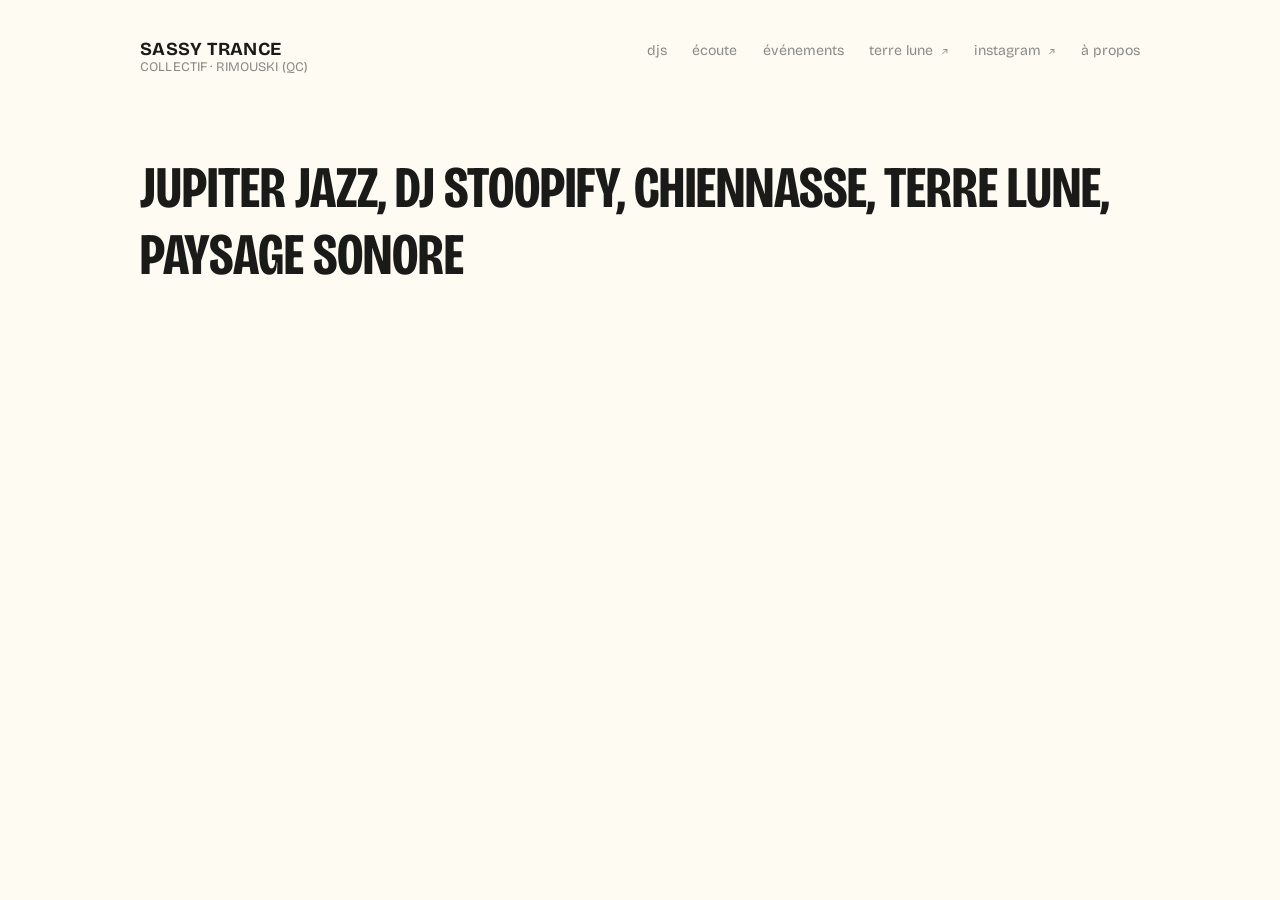
<file: v2/index.html>
<!DOCTYPE html>
<html lang="fr">
<head>
  <meta charset="utf-8" />
  <meta name="viewport" content="width=device-width, initial-scale=1" />
  <title>Sassy Trance</title>
  <link rel="stylesheet" href="style.css?v=14" />
  <meta property="og:title" content="Sassy Trance" />
  <meta property="og:description" content="Collectif de musique électronique et ambient à Rimouski." />
</head>
<body>

  <div class="contenant">

    <!-- ═══ EN-TÊTE ═══ -->
    <header class="tete">
      <a href="index.html" class="logo">
        Sassy Trance
        <span>collectif · Rimouski (QC)</span>
      </a>
      <nav class="nav">
        <a href="djs.html">djs</a>
        <a href="ecoute.html">écoute</a>
        <a href="evenements.html">événements</a>
        <a href="https://terrelune.ca" target="_blank" rel="noopener noreferrer">terre lune <svg class="fleche" viewBox="0 0 10 10" style="width:.62em;height:.62em;margin-left:.28em;display:inline-block;vertical-align:baseline;overflow:visible" aria-hidden="true" focusable="false"><path d="M2 8 L8 2 M3.6 2 H8 V6.4" fill="none" stroke="currentColor" stroke-width="1.3" stroke-linecap="round" stroke-linejoin="round"/></svg></a>
        <a href="https://www.instagram.com/paysage__sonore/" target="_blank" rel="noopener noreferrer">instagram <svg class="fleche" viewBox="0 0 10 10" style="width:.62em;height:.62em;margin-left:.28em;display:inline-block;vertical-align:baseline;overflow:visible" aria-hidden="true" focusable="false"><path d="M2 8 L8 2 M3.6 2 H8 V6.4" fill="none" stroke="currentColor" stroke-width="1.3" stroke-linecap="round" stroke-linejoin="round"/></svg></a>
        <a href="apropos.html">à propos</a>
      </nav>
    </header>

    <main>
      <div class="bloc-noms">
        <a href="djs.html#jupiter-jazz">Jupiter Jazz</a>,
        <a href="djs.html#dj-stoopify">Dj Stoopify</a>,
        <a href="djs.html#chiennasse">Chiennasse</a>,
        <a href="https://terrelune.ca" target="_blank" rel="noopener noreferrer">Terre Lune</a>,
        <a href="evenements.html">Paysage Sonore</a>
      </div>
    </main>

  </div>

</body>
</html>
</file>
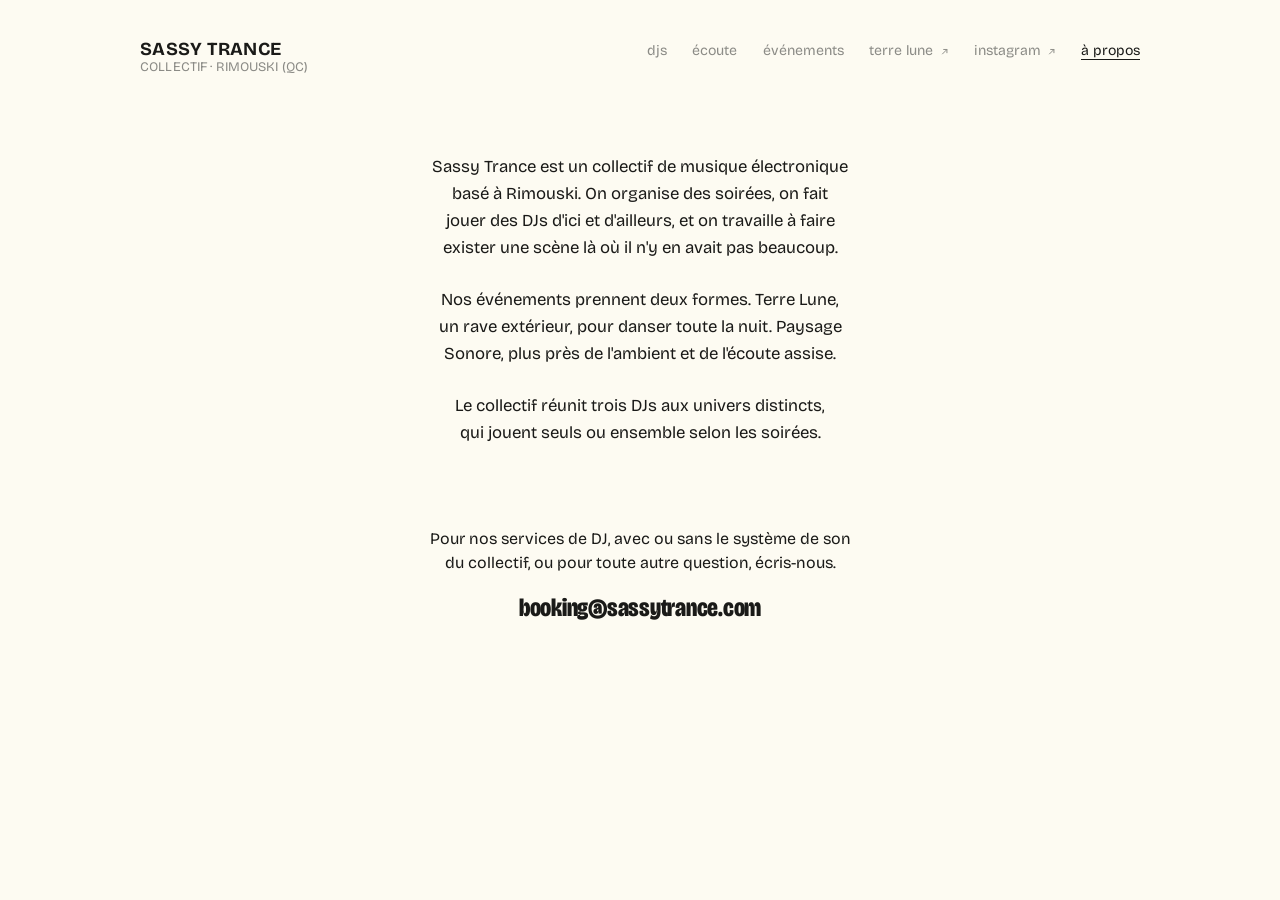
<file: v2/apropos.html>
<!DOCTYPE html>
<html lang="fr">
<head>
  <meta charset="utf-8" />
  <meta name="viewport" content="width=device-width, initial-scale=1" />
  <title>À propos ~ Sassy Trance</title>
  <link rel="stylesheet" href="style.css?v=15" />
  <meta property="og:title" content="Sassy Trance" />
  <meta property="og:description" content="Collectif de musique électronique et ambient à Rimouski." />
</head>
<body>

  <div class="contenant">

    <!-- ═══ EN-TÊTE ═══ -->
    <header class="tete">
      <a href="index.html" class="logo">
        Sassy Trance
        <span>collectif · Rimouski (QC)</span>
      </a>
      <nav class="nav">
        <a href="djs.html">djs</a>
        <a href="ecoute.html">écoute</a>
        <a href="evenements.html">événements</a>
        <a href="https://terrelune.ca" target="_blank" rel="noopener noreferrer">terre lune <svg class="fleche" viewBox="0 0 10 10" style="width:.62em;height:.62em;margin-left:.28em;display:inline-block;vertical-align:baseline;overflow:visible" aria-hidden="true" focusable="false"><path d="M2 8 L8 2 M3.6 2 H8 V6.4" fill="none" stroke="currentColor" stroke-width="1.3" stroke-linecap="round" stroke-linejoin="round"/></svg></a>
        <a href="https://www.instagram.com/paysage__sonore/" target="_blank" rel="noopener noreferrer">instagram <svg class="fleche" viewBox="0 0 10 10" style="width:.62em;height:.62em;margin-left:.28em;display:inline-block;vertical-align:baseline;overflow:visible" aria-hidden="true" focusable="false"><path d="M2 8 L8 2 M3.6 2 H8 V6.4" fill="none" stroke="currentColor" stroke-width="1.3" stroke-linecap="round" stroke-linejoin="round"/></svg></a>
        <a href="apropos.html" class="actif">à propos</a>
      </nav>
    </header>

    <main>

      <!-- ═══════════════════════════════════════════════════
           TEXTE DE DÉPART — à réécrire avec tes propres mots.
           Je ne connais pas votre histoire, ceci n'est qu'une
           structure pour te donner un point de départ.
           ═══════════════════════════════════════════════════ -->
      <div class="apropos">
        <p>
          Sassy Trance est un collectif de musique électronique basé à Rimouski.
          On organise des soirées, on fait jouer des DJs d'ici et d'ailleurs,
          et on travaille à faire exister une scène là où il n'y en avait pas beaucoup.
        </p>
        <p>
          Nos événements prennent deux formes. Terre Lune, un rave extérieur,
          pour danser toute la nuit. Paysage Sonore, plus près de l'ambient
          et de l'écoute assise.
        </p>
        <p>
          Le collectif réunit trois DJs aux univers distincts, qui jouent
          seuls ou ensemble selon les soirées.
        </p>
      </div>

      <!-- ═══ CONTACT ═══ -->
      <div class="booking">
        <p>
          Pour nos services de DJ, avec ou sans le système de son du collectif,
          ou pour toute autre question, écris-nous.
        </p>
        <a href="mailto:booking@sassytrance.com">booking@sassytrance.com</a>
      </div>

    </main>

  </div>

</body>
</html>
</file>
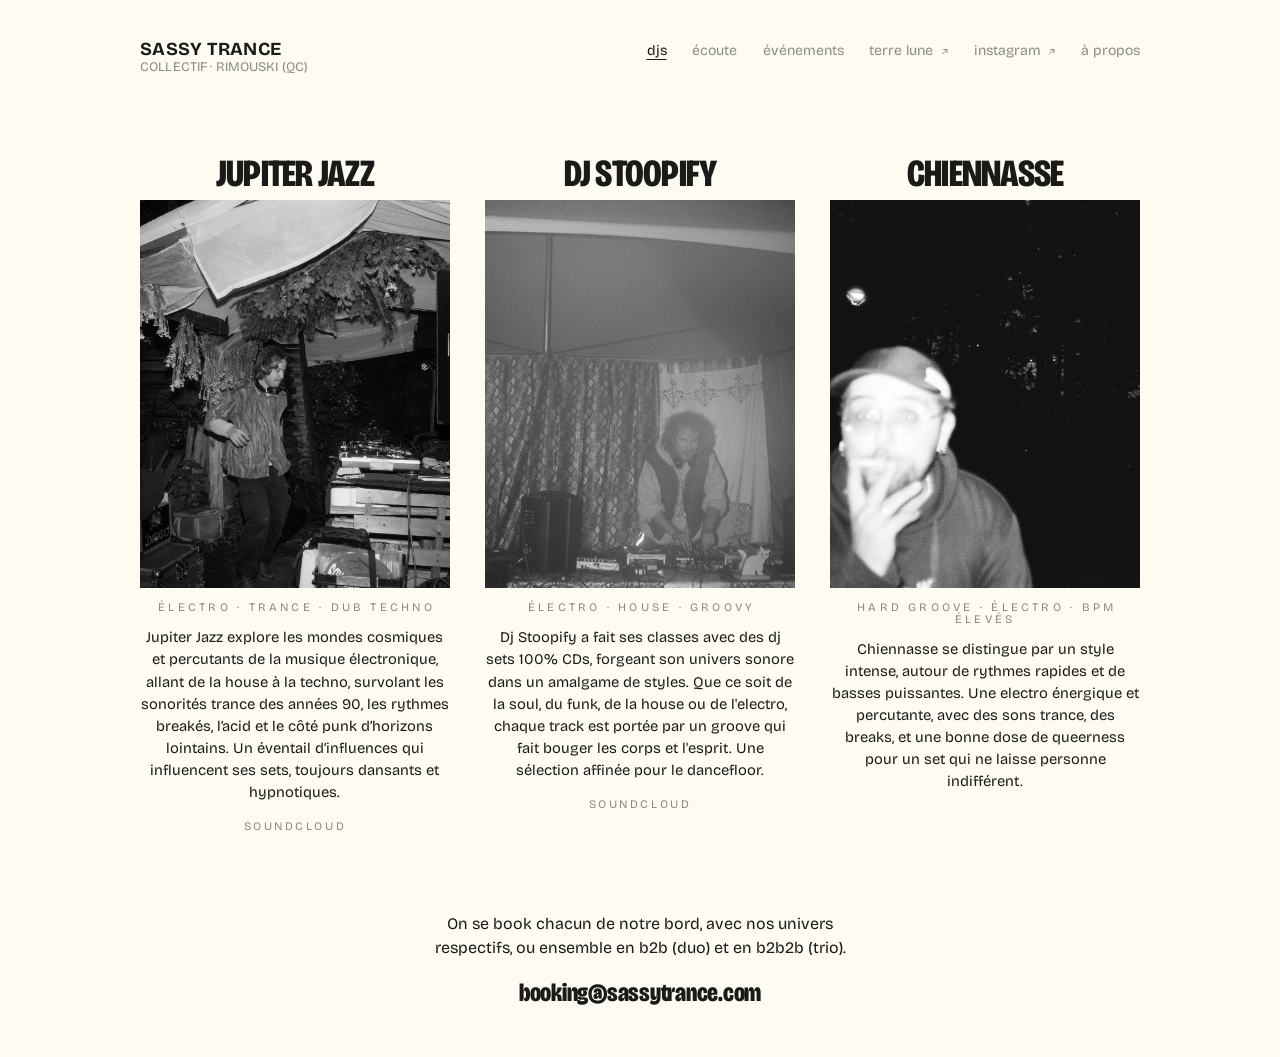
<file: v2/djs.html>
<!DOCTYPE html>
<html lang="fr">
<head>
  <meta charset="utf-8" />
  <meta name="viewport" content="width=device-width, initial-scale=1" />
  <title>DJs ~ Sassy Trance</title>
  <link rel="stylesheet" href="style.css?v=14" />
  <meta property="og:title" content="Sassy Trance" />
  <meta property="og:description" content="Collectif de musique électronique et ambient à Rimouski." />
</head>
<body>

  <div class="contenant">

    <!-- ═══ EN-TÊTE ═══ -->
    <header class="tete">
      <a href="index.html" class="logo">
        Sassy Trance
        <span>collectif · Rimouski (QC)</span>
      </a>
      <nav class="nav">
        <a href="djs.html" class="actif">djs</a>
        <a href="ecoute.html">écoute</a>
        <a href="evenements.html">événements</a>
        <a href="https://terrelune.ca" target="_blank" rel="noopener noreferrer">terre lune <svg class="fleche" viewBox="0 0 10 10" style="width:.62em;height:.62em;margin-left:.28em;display:inline-block;vertical-align:baseline;overflow:visible" aria-hidden="true" focusable="false"><path d="M2 8 L8 2 M3.6 2 H8 V6.4" fill="none" stroke="currentColor" stroke-width="1.3" stroke-linecap="round" stroke-linejoin="round"/></svg></a>
        <a href="https://www.instagram.com/paysage__sonore/" target="_blank" rel="noopener noreferrer">instagram <svg class="fleche" viewBox="0 0 10 10" style="width:.62em;height:.62em;margin-left:.28em;display:inline-block;vertical-align:baseline;overflow:visible" aria-hidden="true" focusable="false"><path d="M2 8 L8 2 M3.6 2 H8 V6.4" fill="none" stroke="currentColor" stroke-width="1.3" stroke-linecap="round" stroke-linejoin="round"/></svg></a>
        <a href="apropos.html">à propos</a>
      </nav>
    </header>

    <main>

      <!-- Les fiches sont en colonnes. Pour ajouter un DJ : copie un bloc .fiche -->
      <div class="fiches">

        <div class="fiche" id="jupiter-jazz">
          <div class="fiche-media">
            <img src="images/jupiterjazz.jpeg" alt="Jupiter Jazz" class="fiche-img" />
            <h2 class="fiche-nom">Jupiter Jazz</h2>
          </div>
          <div class="fiche-texte">
            <span class="style">électro · trance · dub techno</span>
            <p>
              Jupiter Jazz explore les mondes cosmiques et percutants de la musique électronique,
              allant de la house à la techno, survolant les sonorités trance des années 90,
              les rythmes breakés, l’acid et le côté punk d’horizons lointains.
              Un éventail d’influences qui influencent ses sets, toujours dansants et hypnotiques.
            </p>
            <div class="fiche-liens">
              <!-- <a href="#" target="_blank" rel="noopener noreferrer">Instagram</a> -->
              <a href="https://soundcloud.com/jupiterjazzzz" target="_blank" rel="noopener noreferrer">Soundcloud</a>
            </div>
          </div>
        </div>

        <div class="fiche" id="dj-stoopify">
          <div class="fiche-media">
            <img src="images/dj_stoopify.jpg" alt="Dj Stoopify" class="fiche-img" />
            <h2 class="fiche-nom">Dj Stoopify</h2>
          </div>
          <div class="fiche-texte">
            <span class="style">électro · house · groovy</span>
            <p>
              Dj Stoopify a fait ses classes avec des dj sets 100% CDs, forgeant son
              univers sonore dans un amalgame de styles. Que ce soit de la soul, du funk,
              de la house ou de l'electro, chaque track est portée par un groove qui fait
              bouger les corps et l'esprit. Une sélection affinée pour le dancefloor.
            </p>
            <div class="fiche-liens">
              <!-- <a href="#" target="_blank" rel="noopener noreferrer">Instagram</a> -->
              <a href="https://soundcloud.com/djstoopify" target="_blank" rel="noopener noreferrer">Soundcloud</a>
            </div>
          </div>
        </div>

        <div class="fiche" id="chiennasse">
          <div class="fiche-media">
            <img src="images/chiennasse.jpg" alt="Chiennasse" class="fiche-img" />
            <h2 class="fiche-nom">Chiennasse</h2>
          </div>
          <div class="fiche-texte">
            <span class="style">hard groove · électro · bpm élevés</span>
            <p>
              Chiennasse se distingue par un style intense, autour de rythmes rapides et
              de basses puissantes. Une electro énergique et percutante, avec des sons
              trance, des breaks, et une bonne dose de queerness pour un set qui ne
              laisse personne indifférent.
            </p>
            <div class="fiche-liens">
              <!-- <a href="#" target="_blank" rel="noopener noreferrer">Instagram</a> -->
              <!-- <a href="#" target="_blank" rel="noopener noreferrer">Soundcloud</a> -->
            </div>
          </div>
        </div>

      </div>

      <!-- ═══ BOOKING ═══ -->
      <div class="booking">
        <p>
          On se book chacun de notre bord, avec nos univers respectifs,
          ou ensemble en b2b (duo) et en b2b2b (trio).
        </p>
        <a href="mailto:booking@sassytrance.com">booking@sassytrance.com</a>
      </div>

    </main>

  </div>

</body>
</html>
</file>
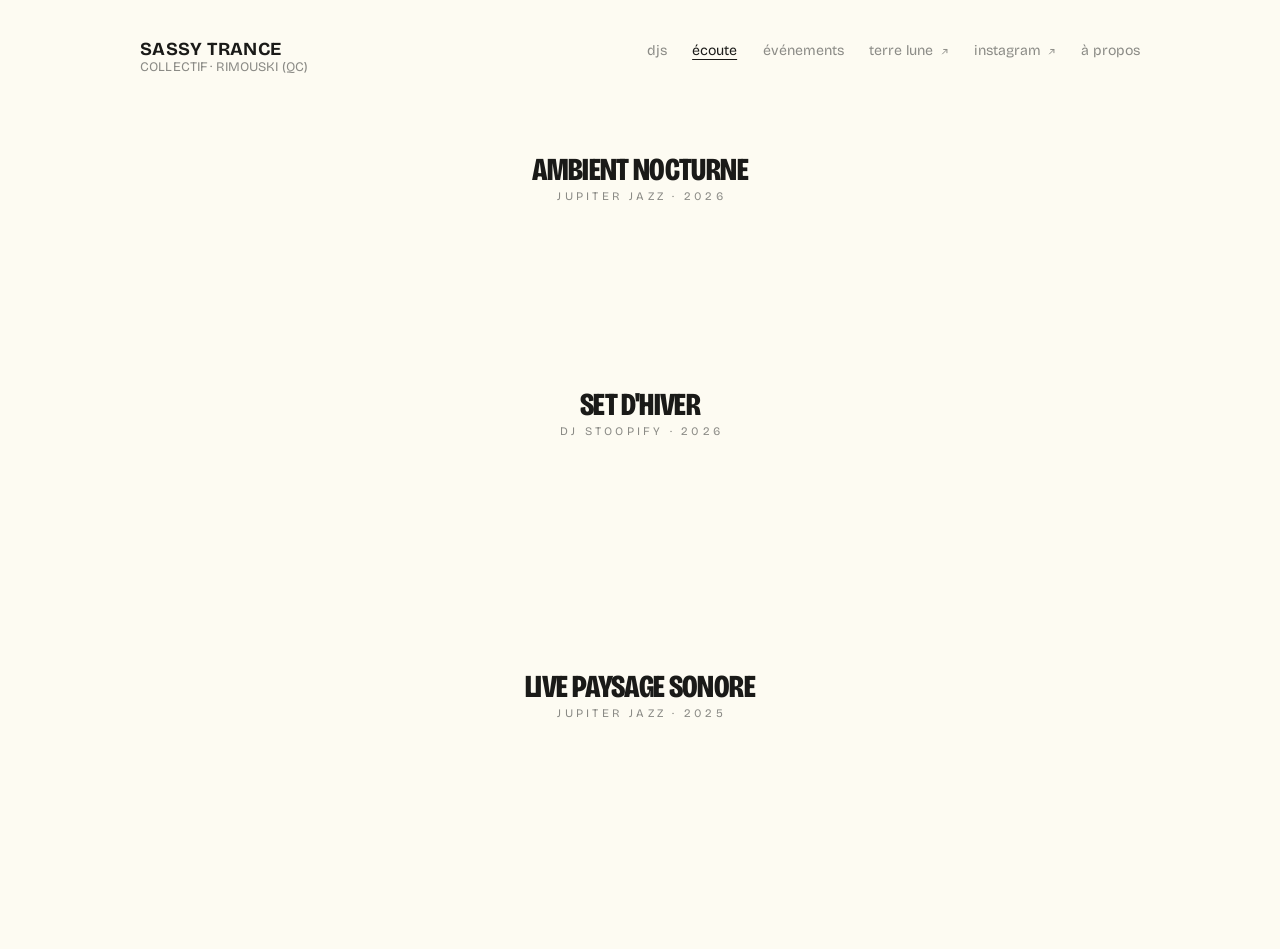
<file: v2/ecoute.html>
<!DOCTYPE html>
<html lang="fr">
<head>
  <meta charset="utf-8" />
  <meta name="viewport" content="width=device-width, initial-scale=1" />
  <title>Écoute ~ Sassy Trance</title>
  <link rel="stylesheet" href="style.css?v=14" />
  <meta property="og:title" content="Sassy Trance" />
  <meta property="og:description" content="Collectif de musique électronique et ambient à Rimouski." />
</head>
<body>

  <div class="contenant">

    <!-- ═══ EN-TÊTE ═══ -->
    <header class="tete">
      <a href="index.html" class="logo">
        Sassy Trance
        <span>collectif · Rimouski (QC)</span>
      </a>
      <nav class="nav">
        <a href="djs.html">djs</a>
        <a href="ecoute.html" class="actif">écoute</a>
        <a href="evenements.html">événements</a>
        <a href="https://terrelune.ca" target="_blank" rel="noopener noreferrer">terre lune <svg class="fleche" viewBox="0 0 10 10" style="width:.62em;height:.62em;margin-left:.28em;display:inline-block;vertical-align:baseline;overflow:visible" aria-hidden="true" focusable="false"><path d="M2 8 L8 2 M3.6 2 H8 V6.4" fill="none" stroke="currentColor" stroke-width="1.3" stroke-linecap="round" stroke-linejoin="round"/></svg></a>
        <a href="https://www.instagram.com/paysage__sonore/" target="_blank" rel="noopener noreferrer">instagram <svg class="fleche" viewBox="0 0 10 10" style="width:.62em;height:.62em;margin-left:.28em;display:inline-block;vertical-align:baseline;overflow:visible" aria-hidden="true" focusable="false"><path d="M2 8 L8 2 M3.6 2 H8 V6.4" fill="none" stroke="currentColor" stroke-width="1.3" stroke-linecap="round" stroke-linejoin="round"/></svg></a>
        <a href="apropos.html">à propos</a>
      </nav>
    </header>

    <main>

      <div class="ecoutes">

        <!-- ═══════════════════════════════════════════════════
             LECTEUR MIXCLOUD
             Pour changer de set : remplace ce qui suit "feed="
             Format : %2Fnom-du-compte%2Fnom-du-set%2F
             (les %2F sont des barres obliques encodées)
             Sur Mixcloud : bouton Share → Embed → copie le lien
             ═══════════════════════════════════════════════════ -->
        <div class="ecoute">
          <h2 class="ecoute-nom">Ambient nocturne</h2>
          <span class="ecoute-meta">Jupiter Jazz · 2026</span>
          <iframe class="lecteur" height="120" loading="lazy"
            src="https://player-widget.mixcloud.com/widget/iframe/?hide_cover=1&light=1&feed=%2Fnom-du-compte%2Fnom-du-set%2F"
            title="Ambient nocturne — Jupiter Jazz"></iframe>
        </div>

        <!-- ═══════════════════════════════════════════════════
             LECTEUR SOUNDCLOUD
             Pour changer de piste : remplace ce qui suit "url="
             Format : https%3A//soundcloud.com/compte/nom-de-la-piste
             color=%231a1a18 → c'est ton noir, ne le change pas
             Sur SoundCloud : Share → Embed → copie l'adresse
             ═══════════════════════════════════════════════════ -->
        <div class="ecoute">
          <h2 class="ecoute-nom">Set d'hiver</h2>
          <span class="ecoute-meta">Dj Stoopify · 2026</span>
          <iframe class="lecteur" height="166" loading="lazy" allow="autoplay"
            src="https://w.soundcloud.com/player/?url=https%3A//soundcloud.com/djstoopify&color=%231a1a18&show_user=true&show_comments=false&show_teaser=false"
            title="Set d'hiver — Dj Stoopify"></iframe>
        </div>

        <div class="ecoute">
          <h2 class="ecoute-nom">Live Paysage Sonore</h2>
          <span class="ecoute-meta">Jupiter Jazz · 2025</span>
          <iframe class="lecteur" height="166" loading="lazy" allow="autoplay"
            src="https://w.soundcloud.com/player/?url=https%3A//soundcloud.com/jupiterjazzzz&color=%231a1a18&show_user=true&show_comments=false&show_teaser=false"
            title="Live Paysage Sonore — Jupiter Jazz"></iframe>
        </div>

      </div>

    </main>

  </div>

</body>
</html>
</file>
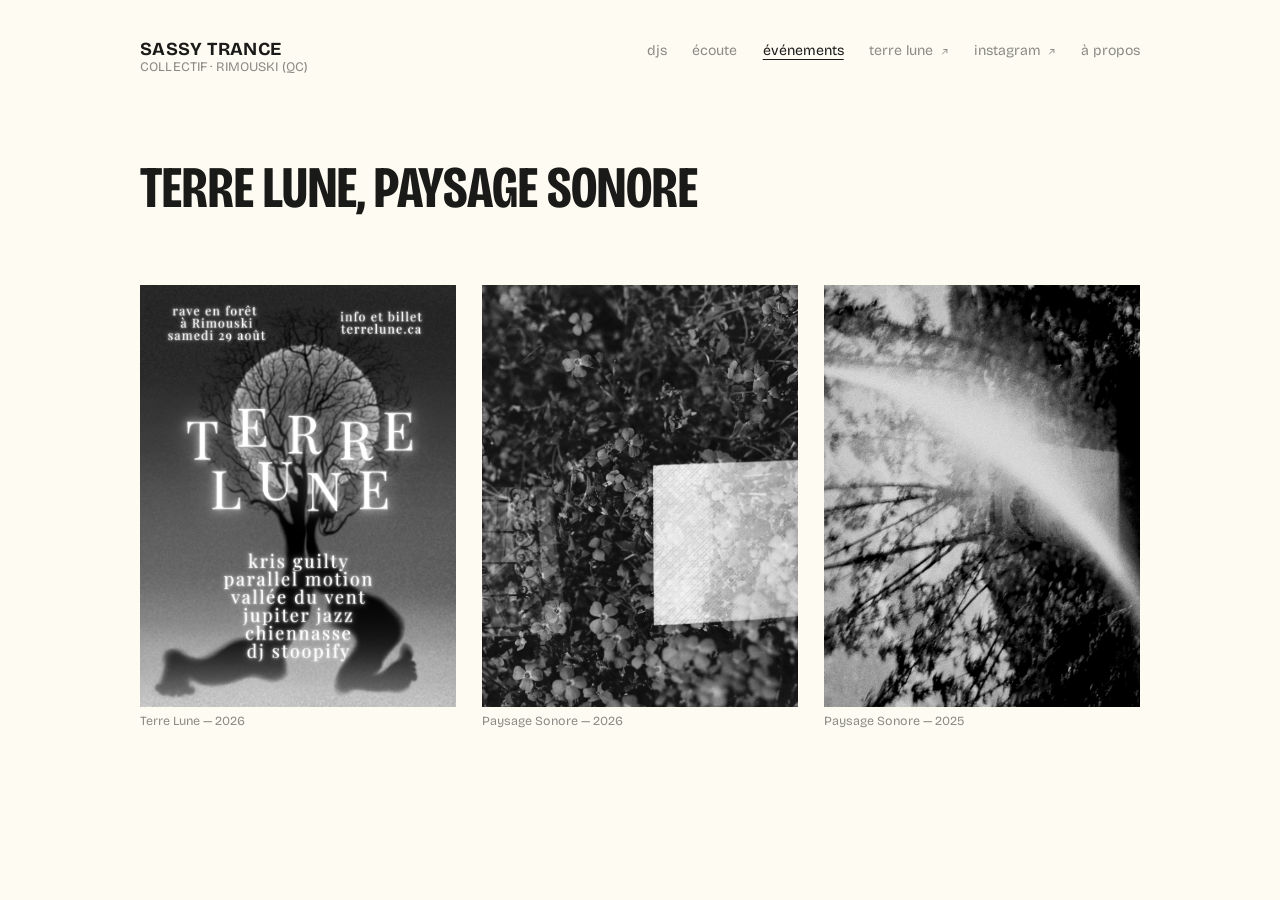
<file: v2/evenements.html>
<!DOCTYPE html>
<html lang="fr">
<head>
  <meta charset="utf-8" />
  <meta name="viewport" content="width=device-width, initial-scale=1" />
  <title>Événements ~ Sassy Trance</title>
  <link rel="stylesheet" href="style.css?v=14" />
  <meta property="og:title" content="Sassy Trance" />
  <meta property="og:description" content="Collectif de musique électronique et ambient à Rimouski." />
</head>
<body>

  <div class="contenant">

    <!-- ═══ EN-TÊTE ═══ -->
    <header class="tete">
      <a href="index.html" class="logo">
        Sassy Trance
        <span>collectif · Rimouski (QC)</span>
      </a>
      <nav class="nav">
        <a href="djs.html">djs</a>
        <a href="ecoute.html">écoute</a>
        <a href="evenements.html" class="actif">événements</a>
        <a href="https://terrelune.ca" target="_blank" rel="noopener noreferrer">terre lune <svg class="fleche" viewBox="0 0 10 10" style="width:.62em;height:.62em;margin-left:.28em;display:inline-block;vertical-align:baseline;overflow:visible" aria-hidden="true" focusable="false"><path d="M2 8 L8 2 M3.6 2 H8 V6.4" fill="none" stroke="currentColor" stroke-width="1.3" stroke-linecap="round" stroke-linejoin="round"/></svg></a>
        <a href="https://www.instagram.com/paysage__sonore/" target="_blank" rel="noopener noreferrer">instagram <svg class="fleche" viewBox="0 0 10 10" style="width:.62em;height:.62em;margin-left:.28em;display:inline-block;vertical-align:baseline;overflow:visible" aria-hidden="true" focusable="false"><path d="M2 8 L8 2 M3.6 2 H8 V6.4" fill="none" stroke="currentColor" stroke-width="1.3" stroke-linecap="round" stroke-linejoin="round"/></svg></a>
        <a href="apropos.html">à propos</a>
      </nav>
    </header>

    <main>
      <!-- Les deux noms en grand, comme sur l'accueil -->
      <div class="bloc-noms">
        <a href="https://terrelune.ca" target="_blank" rel="noopener noreferrer">Terre Lune</a>,
        <a href="https://www.instagram.com/paysage__sonore/" target="_blank" rel="noopener noreferrer">Paysage Sonore</a>
      </div>

      <!-- Pour ajouter une affiche : copie un bloc .affiche -->
      <div class="affiches">

        <div class="affiche">
          <img src="images/terre-lune.png" alt="Terre Lune 2026" />
          <span class="affiche-legende">Terre Lune — 2026</span>
        </div>

        <div class="affiche">
          <img src="images/paysage-2.jpg" alt="Paysage Sonore" />
          <span class="affiche-legende">Paysage Sonore — 2026</span>
        </div>

        <div class="affiche">
          <img src="images/paysage-1.jpg" alt="Paysage Sonore" />
          <span class="affiche-legende">Paysage Sonore — 2025</span>
        </div>

      </div>
    </main>

  </div>

</body>
</html>
</file>
<file: v2/style.css>
/* =========================================================
   V8 — Sassy Trance
   ========================================================= */


/* ╔═══════════════════════════════════════════════════════╗
   ║  1. TYPOGRAPHIE                                       ║
   ╚═══════════════════════════════════════════════════════╝ */

@import url('https://fonts.googleapis.com/css2?family=Bricolage+Grotesque:opsz,wdth,wght@12..96,75..100,200..800&display=swap');

:root {

  --police: 'Bricolage Grotesque', Helvetica, Arial, sans-serif;

  /* ── Corps de texte ─────────────────────────────────── */
  --taille-base:      16px;
  --interligne:       1;

  /* ── Grand bloc de noms (accueil + événements) ───────── */
  --taille-titre:     4.1rem;     /* taille maximale */
  --graisse-titre:    688;
  --cren-titre:       -0.00005em;
  --interligne-titre: 1.14;
  --largeur-titre:    78;         /* 75 = comprimé/bancal · 100 = normal */
  --opsz-titre:       96;

  /* ── Fiches DJ (trois colonnes) ─────────────────────── */
  --colonnes-djs:     3;          /* 3 · 2 · 1 */
  --ecart-djs:        2.2rem;     /* espace entre les colonnes */
  --align-fiche:      center;     /* center = tout centré · left = aligné à gauche */
  --taille-nom:       2.4rem;     /* nom au-dessus de la photo */
  --graisse-nom:      800;
  --cren-nom:         -0.02em;    /* négatif = plus serré */
  --largeur-nom:      80;         /* 75 = comprimé · 100 = normal */
  --couleur-nom:      var(--encre);
  --taille-bio:       0.92rem;    /* texte de bio, colonnes étroites */

  /* ── Bloc booking ───────────────────────────────────── */
  --taille-courriel:  1.6rem;     /* taille de l'adresse courriel */

  /* ── Nom du collectif, en haut à gauche ─────────────── */
  --taille-logo:      1.15rem;
  --graisse-logo:     700;

  /* ── Petits textes : onglets, légendes ──────────────── */
  --taille-petit:     0.88rem;
  --cren-capitales:   0.53em;


  /* ╔═════════════════════════════════════════════════════╗
     ║  2. COULEURS                                        ║
     ╚═════════════════════════════════════════════════════╝ */
  --fond:   #fdfbf2;
  --encre:  #1a1a18;
  --doux:   #8b8b86;

  /* ── Largeur du contenu centré ─────────────────────── */
  --largeur: 1000px;
}

* { box-sizing: border-box; }

body {
  margin: 0;
  padding: 2.5rem 2rem 3rem 2rem;
  font-family: var(--police);
  font-size: var(--taille-base);
  line-height: var(--interligne);
  color: var(--encre);
  background: var(--fond);
  min-height: 100vh;
  display: flex;
  flex-direction: column;
  -webkit-font-smoothing: antialiased;
}

a { color: inherit; text-decoration: none; }

.contenant {
  width: 100%;
  max-width: var(--largeur);
  margin: 0 auto;
  flex: 1;
  display: flex;
  flex-direction: column;
}


/* =========================================================
   EN-TÊTE : nom à gauche, onglets en ligne à droite
   ========================================================= */
.tete {
  display: flex;
  justify-content: space-between;
  align-items: baseline;
  gap: 2rem;
  margin-bottom: 5rem;
}

.logo {
  font-size: var(--taille-logo);
  font-weight: var(--graisse-logo);
  letter-spacing: 0.02em;
  text-transform: uppercase;
}
.logo span {
  display: block;
  font-weight: 400;
  color: var(--doux);
  font-size: 0.82rem;
  letter-spacing: 0.01em;
  margin-top: 0.15rem;
}

.nav {
  display: flex;
  gap: 1.6rem;
  font-size: var(--taille-petit);
}
.nav a { color: var(--doux); }
.nav a:hover { color: var(--encre); }
.nav a.actif {
  color: var(--encre);
  text-decoration: underline;
  text-underline-offset: 4px;
}

/* ---- FLÈCHE DES LIENS EXTERNES ----
   Sur iPhone et Android, le caractère ↗ est traité comme un emoji
   et rendu en bleu. Trois protections ici :
   1. le &#xFE0E; dans le HTML demande la version texte du caractère
   2. font-variant-emoji: text le confirme aux navigateurs récents
   3. la pile de polices exclut les polices emoji du système        */
.fleche {
  font-family: 'Bricolage Grotesque', 'Helvetica Neue', Helvetica, Arial, sans-serif;
  font-variant-emoji: text;
  font-size: 0.85em;
  color: inherit;
  margin-left: 0.1em;
}


/* =========================================================
   BLOC DE NOMS (accueil + haut de la page événements)
   ========================================================= */
.bloc-noms {
  font-size: clamp(1.7rem, 4.6vw, var(--taille-titre));
  line-height: var(--interligne-titre);
  font-weight: var(--graisse-titre);
  letter-spacing: var(--cren-titre);
  text-transform: uppercase;
  font-variation-settings: 'wdth' var(--largeur-titre), 'opsz' var(--opsz-titre);
  margin: 0 0 4rem 0;
}
.bloc-noms:hover a { color: var(--doux); }
.bloc-noms a:hover { color: var(--encre); }


/* =========================================================
   FICHES DJ : trois colonnes, nom au-dessus, texte centré dessous
   ========================================================= */
.fiches {
  display: grid;
  grid-template-columns: repeat(var(--colonnes-djs), 1fr);
  gap: var(--ecart-djs);
  align-items: start;
}

.fiche {
  display: flex;
  flex-direction: column;
}

/* Le nom et la photo */
.fiche-media {
  position: relative;
  display: flex;
  flex-direction: column;
}

.fiche-img {
  width: 100%;
  aspect-ratio: 4 / 5;
  object-fit: cover;
  display: block;
  filter: grayscale(100%);
  transition: filter 0.45s ease;
}
.fiche:hover .fiche-img { filter: grayscale(0%); }

/* Le nom du DJ : gros, noir, centré, juste au-dessus de la photo */
.fiche-nom {
  order: -1;                       /* le place avant la photo */
  margin: 0 0 0.5rem 0;
  text-align: center;
  font-size: var(--taille-nom);
  font-weight: var(--graisse-nom);
  letter-spacing: var(--cren-nom);
  font-variation-settings: 'wdth' var(--largeur-nom), 'opsz' 96;
  line-height: 1;
  text-transform: uppercase;
  color: var(--couleur-nom);
}

/* ---- VARIANTE : nom posé PAR-DESSUS le haut de la photo ----
   Décommente ce bloc si tu préfères le nom sur l'image.
   Pense à passer --couleur-nom en clair (#fdfbf2) selon la photo. */
/*
.fiche-nom {
  position: absolute;
  top: 0.7rem;
  left: 0;
  right: 0;
  z-index: 2;
  margin: 0;
}
*/

/* Le texte sous la photo — l'alignement se règle avec --align-fiche */
.fiche-texte {
  margin-top: 0.9rem;
  text-align: var(--align-fiche);
}

.fiche .style {
  display: block;
  font-size: 0.72rem;
  letter-spacing: 0.28em;
  text-transform: uppercase;
  color: var(--doux);
  margin: 0 0 0.8rem 0;
  text-indent: 0.28em;            /* compense l'espace de fin, sinon ça paraît décentré */
}
.fiche p {
  margin: 0 0 1.1rem 0;
  font-size: var(--taille-bio);
  line-height: 1.5;
  text-wrap: balance;             /* équilibre les lignes, plus propre en centré */
}

.fiche-liens {
  display: flex;
  justify-content: var(--align-fiche);   /* suit le même alignement */
  gap: 1.1rem;
  font-size: 0.72rem;
  letter-spacing: 0.22em;
  text-transform: uppercase;
}
.fiche-liens a { color: var(--doux); }
.fiche-liens a:hover { color: var(--encre); }


/* =========================================================
   BLOC BOOKING (bas de la page djs)
   ========================================================= */
.booking {
  margin: 5rem auto 0 auto;
  max-width: 44ch;
  text-align: center;
}
.booking p {
  margin: 0 0 1.2rem 0;
  font-size: 1rem;
  line-height: 1.5;
  text-wrap: balance;
}
.booking a {
  display: inline-block;
  font-size: var(--taille-courriel);
  font-weight: 800;
  font-variation-settings: 'wdth' var(--largeur-nom), 'opsz' 96;
  line-height: 1.1;
  letter-spacing: -0.01em;
  border-bottom: 2px solid transparent;
  transition: border-color 0.25s ease;
}
.booking a:hover { border-bottom-color: var(--encre); }

/* =========================================================
   PAGE ÉCOUTE : lecteurs SoundCloud et Mixcloud
   ========================================================= */
.ecoutes {
  display: flex;
  flex-direction: column;
  gap: 3.2rem;
  max-width: 720px;
  margin: 0 auto;
}

.ecoute-nom {
  margin: 0 0 0.3rem 0;
  text-align: center;
  font-size: 2rem;
  font-weight: 800;
  font-variation-settings: 'wdth' 80, 'opsz' 96;
  line-height: 1;
  letter-spacing: -0.02em;
  text-transform: uppercase;
}

.ecoute-meta {
  display: block;
  text-align: center;
  font-size: 0.72rem;
  letter-spacing: 0.28em;
  text-indent: 0.28em;          /* compense l'espace de fin en centré */
  text-transform: uppercase;
  color: var(--doux);
  margin-bottom: 1rem;
}

/* Le lecteur lui-même : pleine largeur, sans bordure */
.lecteur {
  width: 100%;
  border: 0;
  display: block;
}

@media (max-width: 700px) {
  .ecoutes { gap: 2.4rem; }
  .ecoute-nom { font-size: 2.4rem; }
}


/* =========================================================
   GRILLE D'AFFICHES (page événements)
   ========================================================= */
.affiches {
  display: grid;
  grid-template-columns: repeat(3, 1fr);
  gap: 1.6rem;
}
.affiche img {
  width: 100%;
  aspect-ratio: 3 / 4;
  object-fit: cover;
  display: block;
  filter: grayscale(100%);
  transition: filter 0.45s ease;
}
.affiche:hover img { filter: grayscale(0%); }
.affiche-legende {
  display: block;
  font-size: 0.78rem;
  color: var(--doux);
  margin-top: 0.5rem;
}


/* =========================================================
   TABLETTE : deux colonnes
   ========================================================= */
@media (max-width: 900px) {
  .fiches { --colonnes-djs: 2; }
  .fiche-nom { font-size: 2.6rem; }
}


/* =========================================================
   MOBILE : une colonne
   ========================================================= */
@media (max-width: 700px) {
  body { padding: 1.6rem 1.3rem 2.5rem 1.3rem; }

  .tete {
    flex-direction: column;
    gap: 1.4rem;
    margin-bottom: 3rem;
  }
  .nav { gap: 1.2rem; font-size: 0.88rem; flex-wrap: wrap; }

  .bloc-noms { font-size: 1.7rem; margin-bottom: 2.5rem; }

  .fiches { --colonnes-djs: 1; gap: 3rem; }
  .fiche-nom { font-size: 3rem; }
  .fiche p { font-size: 1rem; }

  .booking { margin-top: 3.5rem; }
  .booking a { font-size: 1.15rem; }   /* l'adresse doit tenir sur une ligne */

  .affiches { grid-template-columns: repeat(2, 1fr); gap: 1rem; }
}


/* =========================================================
   CADRAGE DES PHOTOS DE DJs
   object-position: HORIZONTAL VERTICAL
   0% = gauche/haut · 50% = centre · 100% = droite/bas
   ========================================================= */
#jupiter-jazz .fiche-img { object-position: 45% 45%; }
#dj-stoopify  .fiche-img { object-position: 62% 55%; }
#chiennasse   .fiche-img { object-position: 18% 68%; }


/* =========================================================
   PAGE À PROPOS
   ========================================================= */
.apropos {
  max-width: 52ch;
  margin: 0 auto;
  text-align: center;
}
.apropos p {
  margin: 0 0 1.6rem 0;
  font-size: 1.05rem;
  line-height: 1.6;
  text-wrap: balance;
}
.apropos p:last-child { margin-bottom: 0; }


/* =========================================================
   PIED DE PAGE : logo Instagram centré
   ========================================================= */
.pied {
  margin-top: 5rem;
  padding-top: 2rem;
  display: flex;
  justify-content: center;
}
.pied a {
  display: inline-flex;
  color: var(--doux);
  transition: color 0.3s ease;
}
.pied a:hover { color: var(--encre); }

.logo-instagram {
  width: 1.5rem;
  height: 1.5rem;
  display: block;
}
</file>
